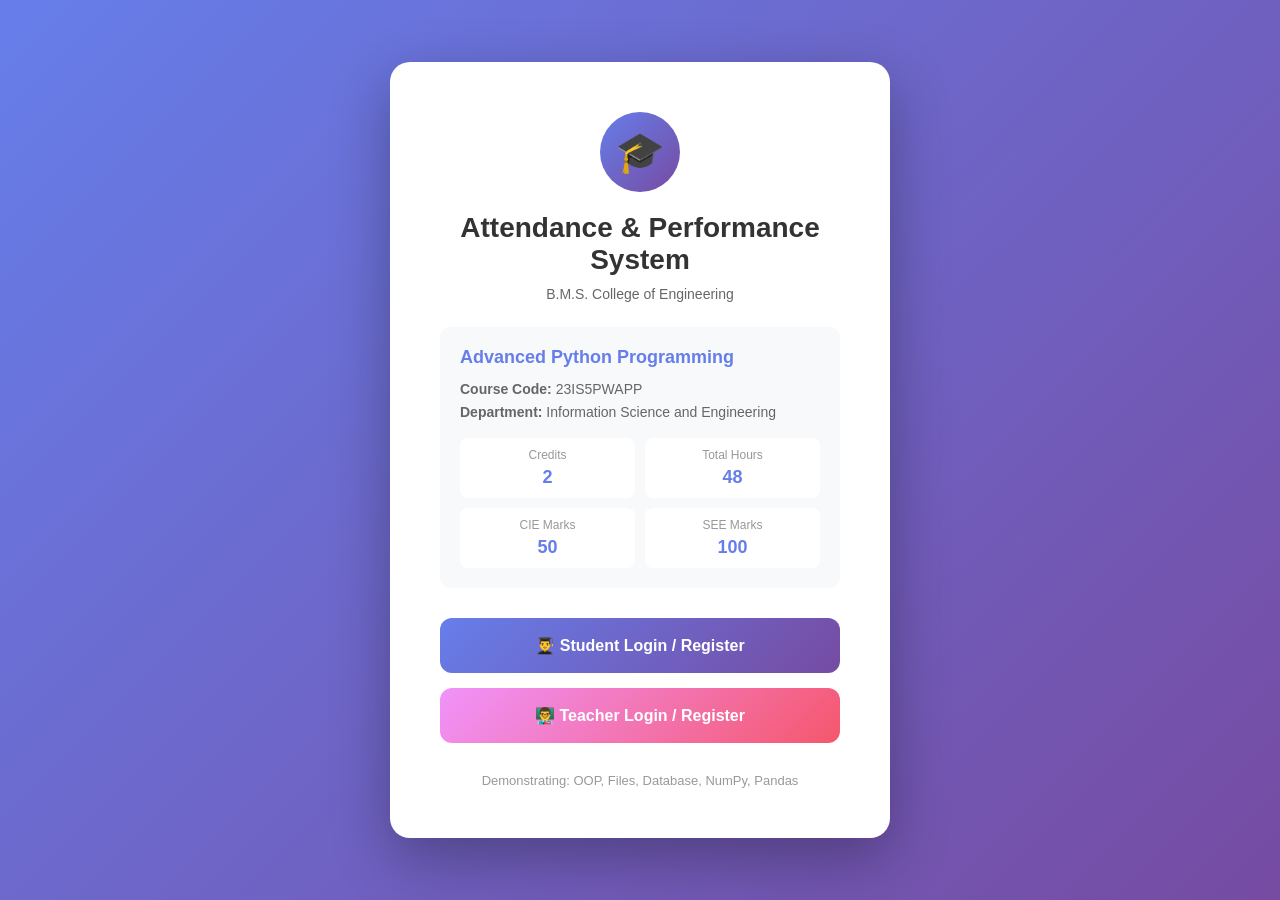
<file: index.html>
<!DOCTYPE html>
<html lang="en">
<head>
    <meta charset="UTF-8">
    <meta name="viewport" content="width=device-width, initial-scale=1.0">
    <title>Advanced Python Programming - Attendance System</title>
    <style>
        * { margin: 0; padding: 0; box-sizing: border-box; }
        
        body {
            font-family: 'Segoe UI', Tahoma, Geneva, Verdana, sans-serif;
            background: linear-gradient(135deg, #667eea 0%, #764ba2 100%);
            min-height: 100vh;
            display: flex;
            align-items: center;
            justify-content: center;
        }
        
        .container {
            background: white;
            border-radius: 20px;
            padding: 50px;
            box-shadow: 0 20px 60px rgba(0,0,0,0.3);
            text-align: center;
            max-width: 500px;
            width: 90%;
        }
        
        .logo {
            width: 80px;
            height: 80px;
            margin: 0 auto 20px;
            background: linear-gradient(135deg, #667eea 0%, #764ba2 100%);
            border-radius: 50%;
            display: flex;
            align-items: center;
            justify-content: center;
            font-size: 40px;
        }
        
        h1 {
            color: #333;
            margin-bottom: 10px;
            font-size: 28px;
        }
        
        .subtitle {
            color: #666;
            margin-bottom: 15px;
            font-size: 14px;
        }
        
        .course-info {
            background: #f8f9fa;
            padding: 20px;
            border-radius: 10px;
            margin: 25px 0;
            text-align: left;
        }
        
        .course-info h3 {
            color: #667eea;
            margin-bottom: 10px;
            font-size: 18px;
        }
        
        .course-info p {
            color: #666;
            font-size: 14px;
            line-height: 1.6;
        }
        
        .course-details {
            display: grid;
            grid-template-columns: 1fr 1fr;
            gap: 10px;
            margin-top: 15px;
        }
        
        .detail-item {
            background: white;
            padding: 10px;
            border-radius: 8px;
            text-align: center;
        }
        
        .detail-label {
            font-size: 12px;
            color: #999;
            margin-bottom: 5px;
        }
        
        .detail-value {
            font-size: 18px;
            font-weight: 700;
            color: #667eea;
        }
        
        .buttons {
            display: grid;
            gap: 15px;
            margin-top: 30px;
        }
        
        .btn {
            padding: 18px;
            border: none;
            border-radius: 12px;
            font-size: 16px;
            font-weight: 600;
            cursor: pointer;
            transition: all 0.3s;
            text-decoration: none;
            display: block;
        }
        
        .btn-student {
            background: linear-gradient(135deg, #667eea 0%, #764ba2 100%);
            color: white;
        }
        
        .btn-student:hover {
            transform: translateY(-2px);
            box-shadow: 0 10px 20px rgba(102, 126, 234, 0.4);
        }
        
        .btn-teacher {
            background: linear-gradient(135deg, #f093fb 0%, #f5576c 100%);
            color: white;
        }
        
        .btn-teacher:hover {
            transform: translateY(-2px);
            box-shadow: 0 10px 20px rgba(245, 87, 108, 0.4);
        }
        
        .footer {
            margin-top: 30px;
            font-size: 13px;
            color: #999;
        }
    </style>
</head>
<body>
    <div class="container">
        <div class="logo">🎓</div>
        <h1>Attendance & Performance System</h1>
        <p class="subtitle">B.M.S. College of Engineering</p>
        
        <div class="course-info">
            <h3>Advanced Python Programming</h3>
            <p><strong>Course Code:</strong> 23IS5PWAPP</p>
            <p><strong>Department:</strong> Information Science and Engineering</p>
            
            <div class="course-details">
                <div class="detail-item">
                    <div class="detail-label">Credits</div>
                    <div class="detail-value">2</div>
                </div>
                <div class="detail-item">
                    <div class="detail-label">Total Hours</div>
                    <div class="detail-value">48</div>
                </div>
                <div class="detail-item">
                    <div class="detail-label">CIE Marks</div>
                    <div class="detail-value">50</div>
                </div>
                <div class="detail-item">
                    <div class="detail-label">SEE Marks</div>
                    <div class="detail-value">100</div>
                </div>
            </div>
        </div>
        
        <div class="buttons">
            <a href="student.html" class="btn btn-student">
                👨‍🎓 Student Login / Register
            </a>
            <a href="teacher.html" class="btn btn-teacher">
                👨‍🏫 Teacher Login / Register
            </a>
        </div>
        
        <div class="footer">
            <p>Demonstrating: OOP, Files, Database, NumPy, Pandas</p>
        </div>
    </div>
</body>
</html>
</file>
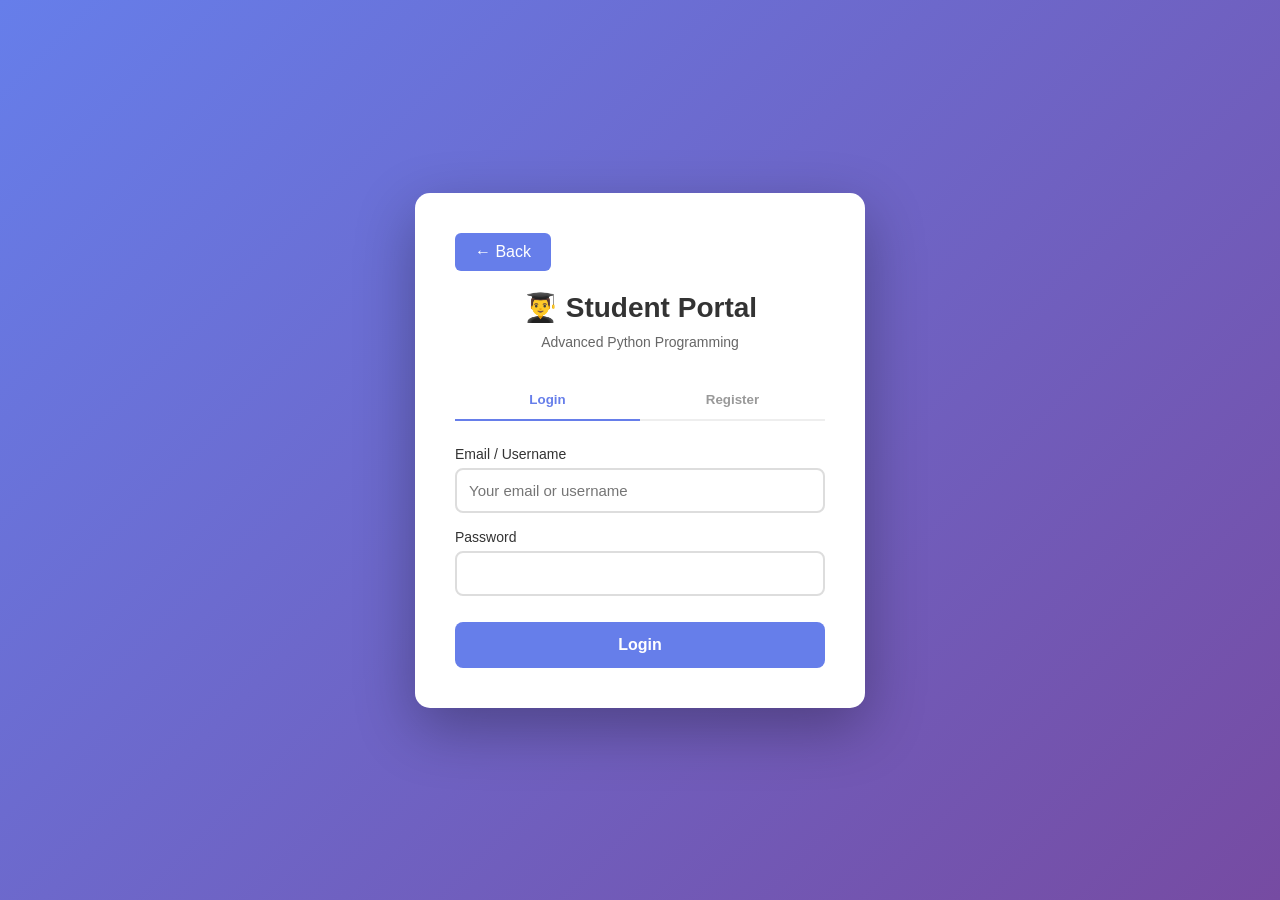
<file: student.html>
<!DOCTYPE html>
<html>
<head>
    <meta charset="UTF-8">
    <meta name="viewport" content="width=device-width, initial-scale=1.0">
    <title>Student Portal</title>
    <style>
        * { margin: 0; padding: 0; box-sizing: border-box; }
        body {
            font-family: 'Segoe UI', Tahoma, Geneva, Verdana, sans-serif;
            background: linear-gradient(135deg, #667eea 0%, #764ba2 100%);
            min-height: 100vh;
        }
        .login-screen {
            display: flex;
            align-items: center;
            justify-content: center;
            min-height: 100vh;
            padding: 20px;
        }
        .login-box {
            background: white;
            border-radius: 15px;
            padding: 40px;
            width: 100%;
            max-width: 450px;
            box-shadow: 0 20px 60px rgba(0,0,0,0.3);
        }
        h1 {
            color: #333;
            text-align: center;
            margin-bottom: 10px;
            font-size: 28px;
        }
        .subtitle {
            text-align: center;
            color: #666;
            margin-bottom: 30px;
            font-size: 14px;
        }
        .tabs {
            display: flex;
            border-bottom: 2px solid #eee;
            margin-bottom: 25px;
        }
        .tab {
            flex: 1;
            padding: 12px;
            text-align: center;
            background: none;
            border: none;
            font-weight: 600;
            color: #999;
            cursor: pointer;
            position: relative;
        }
        .tab.active {
            color: #667eea;
        }
        .tab.active::after {
            content: '';
            position: absolute;
            bottom: -2px;
            left: 0;
            right: 0;
            height: 2px;
            background: #667eea;
        }
        .form {
            display: none;
        }
        .form.active {
            display: block;
        }
        .field {
            margin-bottom: 16px;
        }
        label {
            display: block;
            margin-bottom: 6px;
            font-weight: 500;
            font-size: 14px;
            color: #333;
        }
        input, select {
            width: 100%;
            padding: 12px;
            border: 2px solid #ddd;
            border-radius: 8px;
            font-size: 15px;
        }
        input:focus, select:focus {
            outline: none;
            border-color: #667eea;
        }
        .btn {
            width: 100%;
            padding: 14px;
            background: #667eea;
            color: white;
            border: none;
            border-radius: 8px;
            font-size: 16px;
            font-weight: 600;
            cursor: pointer;
            margin-top: 10px;
        }
        .btn:hover {
            background: #5568d3;
        }
        .btn:disabled {
            opacity: 0.6;
            cursor: not-allowed;
        }
        .alert {
            padding: 12px;
            border-radius: 8px;
            margin-bottom: 15px;
            display: none;
            font-size: 14px;
        }
        .alert.show {
            display: block;
        }
        .alert.success {
            background: #d1fae5;
            color: #065f46;
        }
        .alert.error {
            background: #fee2e2;
            color: #991b1b;
        }
        .hidden {
            display: none !important;
        }
        .main-app {
            display: none;
            background: #f5f5f5;
            min-height: 100vh;
        }
        .main-app.active {
            display: block;
        }
        .navbar {
            background: white;
            padding: 15px 30px;
            display: flex;
            justify-content: space-between;
            align-items: center;
            box-shadow: 0 2px 5px rgba(0,0,0,0.1);
        }
        .nav-brand {
            font-size: 20px;
            font-weight: 700;
            color: #667eea;
        }
        .btn-logout {
            padding: 8px 20px;
            background: #ef4444;
            color: white;
            border: none;
            border-radius: 6px;
            cursor: pointer;
        }
        .container {
            max-width: 1400px;
            margin: 0 auto;
            padding: 30px;
        }
        .card {
            background: white;
            border-radius: 10px;
            padding: 25px;
            margin-bottom: 20px;
            box-shadow: 0 2px 5px rgba(0,0,0,0.1);
        }
        .card-title {
            font-size: 20px;
            font-weight: 600;
            margin-bottom: 20px;
            color: #333;
        }
        .stats {
            display: grid;
            grid-template-columns: repeat(auto-fit, minmax(200px, 1fr));
            gap: 20px;
            margin-bottom: 30px;
        }
        .stat-card {
            background: white;
            padding: 20px;
            border-radius: 10px;
            box-shadow: 0 2px 5px rgba(0,0,0,0.1);
            text-align: center;
        }
        .stat-value {
            font-size: 36px;
            font-weight: 700;
            color: #667eea;
        }
        .stat-label {
            color: #666;
            font-size: 14px;
            margin-top: 5px;
        }
        table {
            width: 100%;
            border-collapse: collapse;
        }
        th, td {
            padding: 12px;
            text-align: left;
            border-bottom: 1px solid #eee;
        }
        th {
            background: #f9f9f9;
            font-weight: 600;
        }
        .empty-state {
            text-align: center;
            padding: 40px;
            color: #999;
        }
        .back-btn {
            display: inline-block;
            padding: 10px 20px;
            background: #667eea;
            color: white;
            text-decoration: none;
            border-radius: 6px;
            margin-bottom: 20px;
        }
    </style>
</head>
<body>
    <div id="loginScreen" class="login-screen">
        <div class="login-box">
            <a href="index.html" class="back-btn">← Back</a>
            <h1>👨‍🎓 Student Portal</h1>
            <p class="subtitle">Advanced Python Programming</p>
            
            <div class="tabs">
                <button class="tab active" onclick="switchTab('login')">Login</button>
                <button class="tab" onclick="switchTab('register')">Register</button>
            </div>
            
            <div id="alert" class="alert"></div>
            
            <form id="loginForm" class="form active" onsubmit="handleLogin(event)">
                <div class="field">
                    <label>Email / Username</label>
                    <input type="text" name="email" required placeholder="Your email or username">
                </div>
                <div class="field">
                    <label>Password</label>
                    <input type="password" name="password" required>
                </div>
                <button type="submit" class="btn">Login</button>
            </form>
            
            <form id="registerForm" class="form" onsubmit="handleRegister(event)">
                <div class="field">
                    <label>Full Name</label>
                    <input type="text" name="name" required>
                </div>
                <div class="field">
                    <label>Email / Username</label>
                    <input type="text" name="email" required>
                </div>
                <div class="field">
                    <label>Roll Number</label>
                    <input type="text" name="roll_no" required placeholder="e.g., 1BM23IS001">
                </div>
                <div class="field">
                    <label>Department</label>
                    <select name="department" required>
                        <option value="ISE">ISE</option>
                        <option value="CSE">CSE</option>
                    </select>
                </div>
                <div class="field">
                    <label>Semester</label>
                    <select name="semester" required>
                        <option value="5">5</option>
                        <option value="3">3</option>
                        <option value="7">7</option>
                    </select>
                </div>
                <div class="field">
                    <label>Password</label>
                    <input type="password" name="password" required>
                </div>
                <div class="field">
                    <label>Confirm Password</label>
                    <input type="password" name="confirm_password" required>
                </div>
                <button type="submit" class="btn">Register</button>
            </form>
        </div>
    </div>
    
    <div id="mainApp" class="main-app">
        <nav class="navbar">
            <div class="nav-brand">Student Dashboard</div>
            <div>
                <span id="userName" style="margin-right:20px;font-weight:600;"></span>
                <button class="btn-logout" onclick="logout()">Logout</button>
            </div>
        </nav>
        
        <div class="container">
            <div class="stats">
                <div class="stat-card">
                    <div class="stat-value" id="attendancePercent">0%</div>
                    <div class="stat-label">Attendance</div>
                </div>
                <div class="stat-card">
                    <div class="stat-value" id="avgMarks">0%</div>
                    <div class="stat-label">Average Performance</div>
                </div>
                <div class="stat-card">
                    <div class="stat-value" id="totalClasses">0</div>
                    <div class="stat-label">Total Classes</div>
                </div>
            </div>
            
            <div class="card">
                <div class="card-title">My Attendance</div>
                <div id="attendanceDetails"></div>
            </div>
            
            <div class="card">
                <div class="card-title">My Performance</div>
                <div id="performanceDetails"></div>
            </div>
        </div>
    </div>
    
    <script>
        const API = 'http://localhost:5000/api';
        let currentUser = null;
        
        function switchTab(tab) {
            document.querySelectorAll('.tab').forEach(t => t.classList.remove('active'));
            document.querySelectorAll('.form').forEach(f => f.classList.remove('active'));
            event.target.classList.add('active');
            document.getElementById(tab + 'Form').classList.add('active');
        }
        
        async function handleLogin(e) {
            e.preventDefault();
            const form = e.target;
            
            try {
                const res = await fetch(`${API}/auth/login`, {
                    method: 'POST',
                    headers: {'Content-Type': 'application/json'},
                    credentials: 'include',
                    body: JSON.stringify({
                        email: form.email.value,
                        password: form.password.value
                    })
                });
                
                const data = await res.json();
                if (res.ok && data.user.role === 'student') {
                    currentUser = data.user;
                    showAlert('✓ Login successful!', 'success');
                    setTimeout(() => showDashboard(), 800);
                } else {
                    showAlert(data.error || 'Invalid credentials', 'error');
                }
            } catch(e) {
                showAlert('Server error', 'error');
            }
        }
        
        async function handleRegister(e) {
            e.preventDefault();
            const form = e.target;
            
            if (form.password.value !== form.confirm_password.value) {
                showAlert('Passwords do not match', 'error');
                return;
            }
            
            try {
                const res = await fetch(`${API}/auth/register`, {
                    method: 'POST',
                    headers: {'Content-Type': 'application/json'},
                    body: JSON.stringify({
                        name: form.name.value,
                        email: form.email.value,
                        roll_no: form.roll_no.value,
                        department: form.department.value,
                        semester: parseInt(form.semester.value),
                        password: form.password.value,
                        role: 'student'
                    })
                });
                
                const data = await res.json();
                if (res.ok) {
                    showAlert('✓ Registration successful! Please login.', 'success');
                    setTimeout(() => switchTab('login'), 1500);
                } else {
                    showAlert(data.error, 'error');
                }
            } catch(e) {
                showAlert('Server error', 'error');
            }
        }
        
        async function showDashboard() {
            document.getElementById('loginScreen').style.display = 'none';
            document.getElementById('mainApp').classList.add('active');
            document.getElementById('userName').textContent = currentUser.name;
            await loadDashboard();
        }
        
        async function loadDashboard() {
            try {
                const res = await fetch(`${API}/dashboard/student/${currentUser.student_id}`, {
                    credentials: 'include'
                });
                const data = await res.json();
                
                document.getElementById('attendancePercent').textContent = 
                    data.attendance.summary.attendance_percentage.toFixed(1) + '%';
                document.getElementById('avgMarks').textContent = 
                    (data.performance.summary.average_percentage || 0).toFixed(1) + '%';
                document.getElementById('totalClasses').textContent = 
                    data.attendance.summary.total_classes;
                
                const attDiv = document.getElementById('attendanceDetails');
                if (data.attendance.records.length > 0) {
                    attDiv.innerHTML = '<table><thead><tr><th>Subject</th><th>Date</th><th>Status</th></tr></thead><tbody>';
                    data.attendance.records.forEach(r => {
                        attDiv.innerHTML += `<tr><td>${r.subject_name}</td><td>${r.date}</td><td>${r.status}</td></tr>`;
                    });
                    attDiv.innerHTML += '</tbody></table>';
                } else {
                    attDiv.innerHTML = '<p class="empty-state">No attendance records</p>';
                }
                
                const perfDiv = document.getElementById('performanceDetails');
                if (data.performance.records.length > 0) {
                    perfDiv.innerHTML = '<table><thead><tr><th>Subject</th><th>Assessment</th><th>Marks</th><th>%</th><th>Date</th></tr></thead><tbody>';
                    data.performance.records.forEach(r => {
                        const pct = ((r.marks_obtained / r.total_marks) * 100).toFixed(1);
                        perfDiv.innerHTML += `<tr><td>${r.subject_name}</td><td>${r.assessment_type}</td><td>${r.marks_obtained}/${r.total_marks}</td><td>${pct}%</td><td>${r.date}</td></tr>`;
                    });
                    perfDiv.innerHTML += '</tbody></table>';
                } else {
                    perfDiv.innerHTML = '<p class="empty-state">No performance records</p>';
                }
            } catch(e) {
                console.error(e);
            }
        }
        
        function logout() {
            if (confirm('Logout?')) location.reload();
        }
        
        function showAlert(msg, type) {
            const alert = document.getElementById('alert');
            alert.textContent = msg;
            alert.className = `alert show ${type}`;
            setTimeout(() => alert.classList.remove('show'), 3000);
        }
    </script>
</body>
</html>
</file>
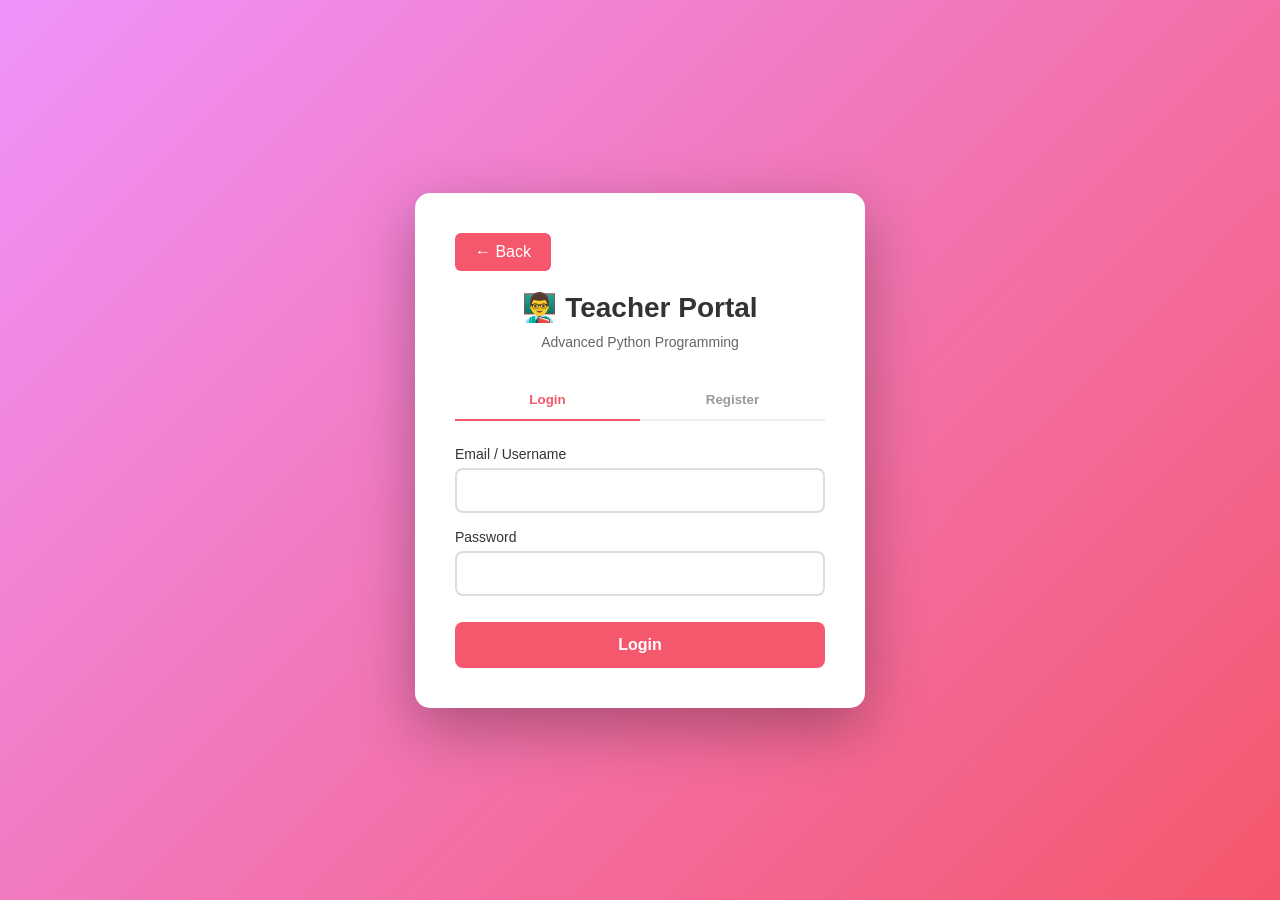
<file: teacher.html>
<!DOCTYPE html>
<html>
<head>
    <meta charset="UTF-8">
    <meta name="viewport" content="width=device-width, initial-scale=1.0">
    <title>Teacher Portal</title>
    <style>
        * { margin: 0; padding: 0; box-sizing: border-box; }
        body {
            font-family: 'Segoe UI', Tahoma, Geneva, Verdana, sans-serif;
            background: linear-gradient(135deg, #f093fb 0%, #f5576c 100%);
            min-height: 100vh;
        }
        .login-screen {
            display: flex;
            align-items: center;
            justify-content: center;
            min-height: 100vh;
            padding: 20px;
        }
        .login-box {
            background: white;
            border-radius: 15px;
            padding: 40px;
            width: 100%;
            max-width: 450px;
            box-shadow: 0 20px 60px rgba(0,0,0,0.3);
        }
        h1 {
            color: #333;
            text-align: center;
            margin-bottom: 10px;
            font-size: 28px;
        }
        .subtitle {
            text-align: center;
            color: #666;
            margin-bottom: 30px;
            font-size: 14px;
        }
        .tabs {
            display: flex;
            border-bottom: 2px solid #eee;
            margin-bottom: 25px;
        }
        .tab {
            flex: 1;
            padding: 12px;
            text-align: center;
            background: none;
            border: none;
            font-weight: 600;
            color: #999;
            cursor: pointer;
            position: relative;
        }
        .tab.active {
            color: #f5576c;
        }
        .tab.active::after {
            content: '';
            position: absolute;
            bottom: -2px;
            left: 0;
            right: 0;
            height: 2px;
            background: #f5576c;
        }
        .form {
            display: none;
        }
        .form.active {
            display: block;
        }
        .field {
            margin-bottom: 16px;
        }
        label {
            display: block;
            margin-bottom: 6px;
            font-weight: 500;
            font-size: 14px;
            color: #333;
        }
        input, select {
            width: 100%;
            padding: 12px;
            border: 2px solid #ddd;
            border-radius: 8px;
            font-size: 15px;
        }
        input:focus, select:focus {
            outline: none;
            border-color: #f5576c;
        }
        .btn {
            width: 100%;
            padding: 14px;
            background: #f5576c;
            color: white;
            border: none;
            border-radius: 8px;
            font-size: 16px;
            font-weight: 600;
            cursor: pointer;
            margin-top: 10px;
        }
        .btn:hover {
            background: #e04658;
        }
        .btn:disabled {
            opacity: 0.6;
            cursor: not-allowed;
        }
        .alert {
            padding: 12px;
            border-radius: 8px;
            margin-bottom: 15px;
            display: none;
            font-size: 14px;
        }
        .alert.show {
            display: block;
        }
        .alert.success {
            background: #d1fae5;
            color: #065f46;
        }
        .alert.error {
            background: #fee2e2;
            color: #991b1b;
        }
        .hidden {
            display: none !important;
        }
        .main-app {
            display: none;
            background: #f5f5f5;
            min-height: 100vh;
        }
        .main-app.active {
            display: block;
        }
        .navbar {
            background: white;
            padding: 15px 30px;
            display: flex;
            justify-content: space-between;
            align-items: center;
            box-shadow: 0 2px 5px rgba(0,0,0,0.1);
        }
        .nav-brand {
            font-size: 20px;
            font-weight: 700;
            color: #f5576c;
        }
        .btn-logout {
            padding: 8px 20px;
            background: #ef4444;
            color: white;
            border: none;
            border-radius: 6px;
            cursor: pointer;
        }
        .container {
            max-width: 1400px;
            margin: 0 auto;
            padding: 30px;
        }
        .card {
            background: white;
            border-radius: 10px;
            padding: 25px;
            margin-bottom: 20px;
            box-shadow: 0 2px 5px rgba(0,0,0,0.1);
        }
        .card-title {
            font-size: 20px;
            font-weight: 600;
            margin-bottom: 20px;
            color: #333;
        }
        .stats {
            display: grid;
            grid-template-columns: repeat(auto-fit, minmax(200px, 1fr));
            gap: 20px;
            margin-bottom: 30px;
        }
        .stat-card {
            background: white;
            padding: 20px;
            border-radius: 10px;
            box-shadow: 0 2px 5px rgba(0,0,0,0.1);
            text-align: center;
        }
        .stat-value {
            font-size: 36px;
            font-weight: 700;
            color: #f5576c;
        }
        .stat-label {
            color: #666;
            font-size: 14px;
            margin-top: 5px;
        }
        table {
            width: 100%;
            border-collapse: collapse;
        }
        th, td {
            padding: 12px;
            text-align: left;
            border-bottom: 1px solid #eee;
        }
        th {
            background: #f9f9f9;
            font-weight: 600;
        }
        .empty-state {
            text-align: center;
            padding: 40px;
            color: #999;
        }
        .back-btn {
            display: inline-block;
            padding: 10px 20px;
            background: #f5576c;
            color: white;
            text-decoration: none;
            border-radius: 6px;
            margin-bottom: 20px;
        }
        .btn-success {
            padding: 10px 20px;
            background: #10b981;
            color: white;
            border: none;
            border-radius: 6px;
            cursor: pointer;
            margin-right: 10px;
        }
        .modal {
            display: none;
            position: fixed;
            top: 0;
            left: 0;
            right: 0;
            bottom: 0;
            background: rgba(0,0,0,0.5);
            align-items: center;
            justify-content: center;
            z-index: 1000;
        }
        .modal.active {
            display: flex;
        }
        .modal-content {
            background: white;
            border-radius: 10px;
            padding: 30px;
            width: 90%;
            max-width: 600px;
            max-height: 80vh;
            overflow-y: auto;
        }
        .checkbox-list {
            max-height: 300px;
            overflow-y: auto;
            border: 1px solid #ddd;
            padding: 10px;
            border-radius: 5px;
            margin: 10px 0;
        }
        .checkbox-item {
            padding: 8px;
            margin: 5px 0;
        }
        .checkbox-item input {
            width: auto;
            margin-right: 10px;
        }
    </style>
</head>
<body>
    <div id="loginScreen" class="login-screen">
        <div class="login-box">
            <a href="index.html" class="back-btn">← Back</a>
            <h1>👨‍🏫 Teacher Portal</h1>
            <p class="subtitle">Advanced Python Programming</p>
            
            <div class="tabs">
                <button class="tab active" onclick="switchTab('login')">Login</button>
                <button class="tab" onclick="switchTab('register')">Register</button>
            </div>
            
            <div id="alert" class="alert"></div>
            
            <form id="loginForm" class="form active" onsubmit="handleLogin(event)">
                <div class="field">
                    <label>Email / Username</label>
                    <input type="text" name="email" required>
                </div>
                <div class="field">
                    <label>Password</label>
                    <input type="password" name="password" required>
                </div>
                <button type="submit" class="btn">Login</button>
            </form>
            
            <form id="registerForm" class="form" onsubmit="handleRegister(event)">
                <div class="field">
                    <label>Full Name</label>
                    <input type="text" name="name" required>
                </div>
                <div class="field">
                    <label>Email / Username</label>
                    <input type="text" name="email" required>
                </div>
                <div class="field">
                    <label>Department</label>
                    <select name="department" required>
                        <option value="ISE">ISE</option>
                        <option value="CSE">CSE</option>
                    </select>
                </div>
                <div class="field">
                    <label>Password</label>
                    <input type="password" name="password" required>
                </div>
                <div class="field">
                    <label>Confirm Password</label>
                    <input type="password" name="confirm_password" required>
                </div>
                <button type="submit" class="btn">Register</button>
            </form>
        </div>
    </div>
    
    <div id="mainApp" class="main-app">
        <nav class="navbar">
            <div class="nav-brand">Teacher Dashboard</div>
            <div>
                <span id="userName" style="margin-right:20px;font-weight:600;"></span>
                <button class="btn-logout" onclick="logout()">Logout</button>
            </div>
        </nav>
        
        <div class="container">
            <div class="stats">
                <div class="stat-card">
                    <div class="stat-value" id="totalStudents">0</div>
                    <div class="stat-label">Registered Students</div>
                </div>
                <div class="stat-card">
                    <div class="stat-value">1</div>
                    <div class="stat-label">Course</div>
                </div>
                <div class="stat-card">
                    <div class="stat-value">ISE</div>
                    <div class="stat-label">Department</div>
                </div>
            </div>
            
            <div class="card">
                <div class="card-title">Quick Actions</div>
                <button class="btn-success" onclick="openMarkAttendance()">📝 Mark Attendance</button>
                <button class="btn-success" onclick="openAddMarks()">📊 Add Marks</button>
            </div>
            
            <div class="card">
                <div class="card-title">Registered Students</div>
                <table>
                    <thead>
                        <tr>
                            <th>Roll No</th>
                            <th>Name</th>
                            <th>Email</th>
                            <th>Department</th>
                            <th>Semester</th>
                        </tr>
                    </thead>
                    <tbody id="studentsTable"></tbody>
                </table>
            </div>
        </div>
    </div>
    
    <!-- Mark Attendance Modal -->
    <div id="markAttendanceModal" class="modal">
        <div class="modal-content">
            <h3>Mark Attendance</h3>
            <form id="attendanceForm" onsubmit="submitAttendance(event)">
                <div class="field">
                    <label>Subject</label>
                    <select name="subject" required id="subjectSelect">
                        <option value="">Select Subject</option>
                    </select>
                </div>
                <div class="field">
                    <label>Date</label>
                    <input type="date" name="date" required>
                </div>
                <div class="field">
                    <label>Select Present Students</label>
                    <div class="checkbox-list" id="studentCheckboxes"></div>
                </div>
                <button type="submit" class="btn-success">Mark Attendance</button>
                <button type="button" class="btn" onclick="closeModal('markAttendanceModal')" style="background:#999;margin-top:10px;">Cancel</button>
            </form>
        </div>
    </div>
    
    <!-- Add Marks Modal -->
    <div id="addMarksModal" class="modal">
        <div class="modal-content">
            <h3>Add Marks</h3>
            <form id="marksForm" onsubmit="submitMarks(event)">
                <div class="field">
                    <label>Student</label>
                    <select name="student" required id="marksStudentSelect"></select>
                </div>
                <div class="field">
                    <label>Subject</label>
                    <select name="subject" required id="marksSubjectSelect"></select>
                </div>
                <div class="field">
                    <label>Assessment Type</label>
                    <select name="type" required>
                        <option value="Quiz">Quiz</option>
                        <option value="Assignment">Assignment</option>
                        <option value="Cycle1">Cycle 1</option>
                        <option value="Cycle2">Cycle 2</option>
                        <option value="Project">Project</option>
                        <option value="CIE">CIE</option>
                        <option value="SEE">SEE</option>
                    </select>
                </div>
                <div class="field">
                    <label>Marks Obtained</label>
                    <input type="number" name="obtained" step="0.01" required>
                </div>
                <div class="field">
                    <label>Total Marks</label>
                    <input type="number" name="total" step="0.01" required>
                </div>
                <div class="field">
                    <label>Date</label>
                    <input type="date" name="date" required>
                </div>
                <button type="submit" class="btn-success">Add Marks</button>
                <button type="button" class="btn" onclick="closeModal('addMarksModal')" style="background:#999;margin-top:10px;">Cancel</button>
            </form>
        </div>
    </div>
    
    <script>
        const API = 'http://localhost:5000/api';
        let currentUser = null;
        let allStudents = [];
        let allSubjects = [];
        
        function switchTab(tab) {
            document.querySelectorAll('.tab').forEach(t => t.classList.remove('active'));
            document.querySelectorAll('.form').forEach(f => f.classList.remove('active'));
            event.target.classList.add('active');
            document.getElementById(tab + 'Form').classList.add('active');
        }
        
        async function handleLogin(e) {
            e.preventDefault();
            const form = e.target;
            
            try {
                const res = await fetch(`${API}/auth/login`, {
                    method: 'POST',
                    headers: {'Content-Type': 'application/json'},
                    credentials: 'include',
                    body: JSON.stringify({
                        email: form.email.value,
                        password: form.password.value
                    })
                });
                
                const data = await res.json();
                if (res.ok && data.user.role === 'teacher') {
                    currentUser = data.user;
                    showAlert('✓ Login successful!', 'success');
                    setTimeout(() => showDashboard(), 800);
                } else {
                    showAlert(data.error || 'Invalid credentials', 'error');
                }
            } catch(e) {
                showAlert('Server error', 'error');
            }
        }
        
        async function handleRegister(e) {
            e.preventDefault();
            const form = e.target;
            
            if (form.password.value !== form.confirm_password.value) {
                showAlert('Passwords do not match', 'error');
                return;
            }
            
            try {
                const res = await fetch(`${API}/auth/register`, {
                    method: 'POST',
                    headers: {'Content-Type': 'application/json'},
                    body: JSON.stringify({
                        name: form.name.value,
                        email: form.email.value,
                        department: form.department.value,
                        password: form.password.value,
                        role: 'teacher'
                    })
                });
                
                const data = await res.json();
                if (res.ok) {
                    showAlert('✓ Registration successful! Please login.', 'success');
                    setTimeout(() => switchTab('login'), 1500);
                } else {
                    showAlert(data.error, 'error');
                }
            } catch(e) {
                showAlert('Server error', 'error');
            }
        }
        
        async function showDashboard() {
            document.getElementById('loginScreen').style.display = 'none';
            document.getElementById('mainApp').classList.add('active');
            document.getElementById('userName').textContent = currentUser.name;
            await loadStudents();
            await loadSubjects();
        }
        
        async function loadStudents() {
            try {
                const res = await fetch(`${API}/students`, {credentials: 'include'});
                const students = await res.json();
                allStudents = students;
                
                const tbody = document.getElementById('studentsTable');
                tbody.innerHTML = '';
                
                document.getElementById('totalStudents').textContent = students.length;
                
                if (students.length === 0) {
                    tbody.innerHTML = '<tr><td colspan="5" class="empty-state">No students registered yet</td></tr>';
                    return;
                }
                
                students.forEach(s => {
                    tbody.innerHTML += `
                        <tr>
                            <td>${s.roll_no}</td>
                            <td>${s.name}</td>
                            <td>${s.email}</td>
                            <td>${s.department}</td>
                            <td>Semester ${s.semester}</td>
                        </tr>
                    `;
                });
            } catch(e) {
                console.error(e);
            }
        }
        
        async function loadSubjects() {
            try {
                const res = await fetch(`${API}/subjects`, {credentials: 'include'});
                allSubjects = await res.json();
                
                const select1 = document.getElementById('subjectSelect');
                const select2 = document.getElementById('marksSubjectSelect');
                
                allSubjects.forEach(s => {
                    select1.innerHTML += `<option value="${s.subject_id}">${s.subject_name}</option>`;
                    select2.innerHTML += `<option value="${s.subject_id}">${s.subject_name}</option>`;
                });
            } catch(e) {
                console.error(e);
            }
        }
        
        function openMarkAttendance() {
            if (allStudents.length === 0) {
                alert('No students registered yet!');
                return;
            }
            document.getElementById('markAttendanceModal').classList.add('active');
            const list = document.getElementById('studentCheckboxes');
            list.innerHTML = '';
            allStudents.forEach(s => {
                list.innerHTML += `<div class="checkbox-item"><input type="checkbox" name="students" value="${s.student_id}" checked> ${s.name} (${s.roll_no})</div>`;
            });
        }
        
        async function submitAttendance(e) {
            e.preventDefault();
            const form = e.target;
            const students = Array.from(form.querySelectorAll('input[name="students"]:checked')).map(cb => parseInt(cb.value));
            
            if (students.length === 0) {
                alert('Please select at least one student');
                return;
            }
            
            try {
                const res = await fetch(`${API}/attendance/mark`, {
                    method: 'POST',
                    headers: {'Content-Type': 'application/json'},
                    credentials: 'include',
                    body: JSON.stringify({
                        student_ids: students,
                        subject_id: parseInt(form.subject.value),
                        date: form.date.value,
                        status: 'Present'
                    })
                });
                
                if (res.ok) {
                    alert('✓ Attendance marked!');
                    closeModal('markAttendanceModal');
                    form.reset();
                }
            } catch(e) {
                alert('Error: ' + e.message);
            }
        }
        
        function openAddMarks() {
            if (allStudents.length === 0) {
                alert('No students registered yet!');
                return;
            }
            document.getElementById('addMarksModal').classList.add('active');
            const select = document.getElementById('marksStudentSelect');
            select.innerHTML = '<option value="">Select Student</option>';
            allStudents.forEach(s => {
                select.innerHTML += `<option value="${s.student_id}">${s.name} (${s.roll_no})</option>`;
            });
        }
        
        async function submitMarks(e) {
            e.preventDefault();
            const form = e.target;
            
            try {
                const res = await fetch(`${API}/performance/add`, {
                    method: 'POST',
                    headers: {'Content-Type': 'application/json'},
                    credentials: 'include',
                    body: JSON.stringify({
                        student_id: parseInt(form.student.value),
                        subject_id: parseInt(form.subject.value),
                        assessment_type: form.type.value,
                        marks_obtained: parseFloat(form.obtained.value),
                        total_marks: parseFloat(form.total.value),
                        date: form.date.value
                    })
                });
                
                if (res.ok) {
                    alert('✓ Marks added!');
                    closeModal('addMarksModal');
                    form.reset();
                }
            } catch(e) {
                alert('Error: ' + e.message);
            }
        }
        
        function closeModal(id) {
            document.getElementById(id).classList.remove('active');
        }
        
        function logout() {
            if (confirm('Logout?')) location.reload();
        }
        
        function showAlert(msg, type) {
            const alert = document.getElementById('alert');
            alert.textContent = msg;
            alert.className = `alert show ${type}`;
            setTimeout(() => alert.classList.remove('show'), 3000);
        }
        
        document.addEventListener('DOMContentLoaded', () => {
            const today = new Date().toISOString().split('T')[0];
            document.querySelectorAll('input[type="date"]').forEach(input => {
                input.value = today;
            });
        });
    </script>
</body>
</html>
</file>
